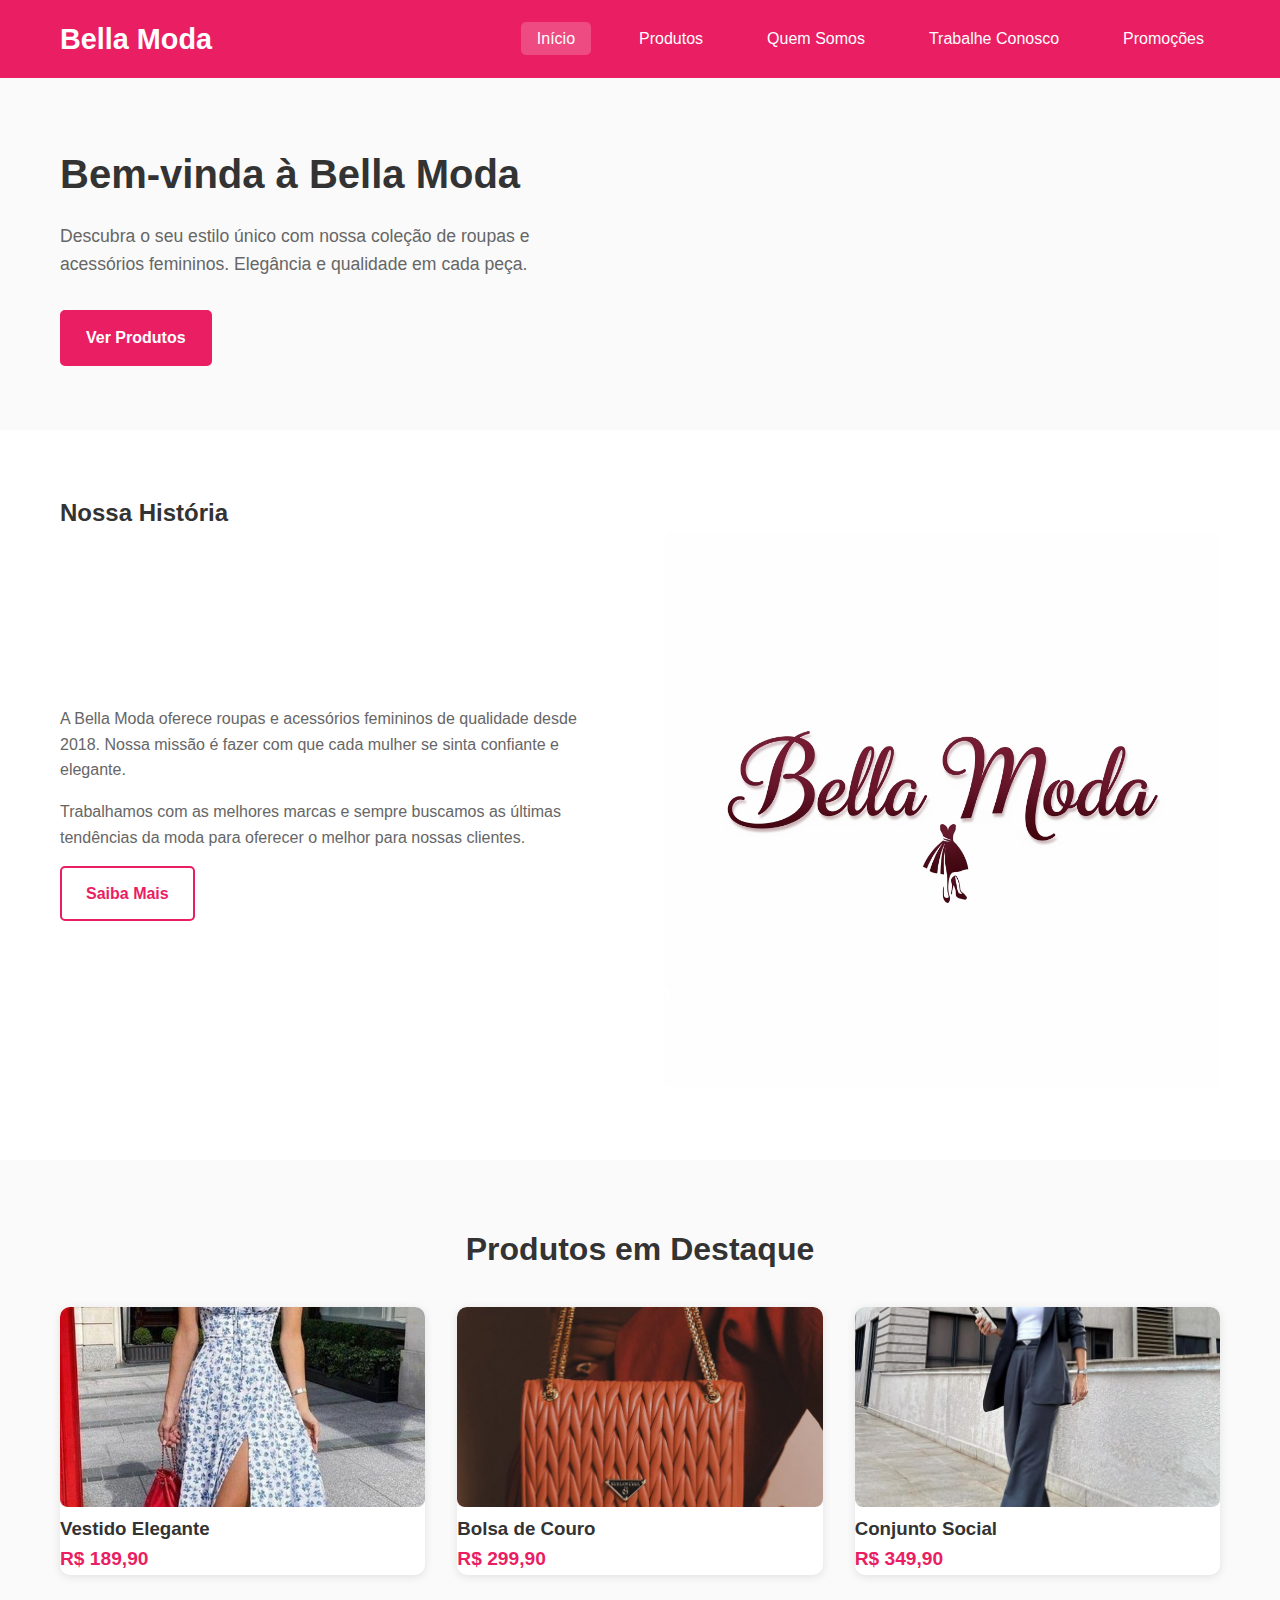
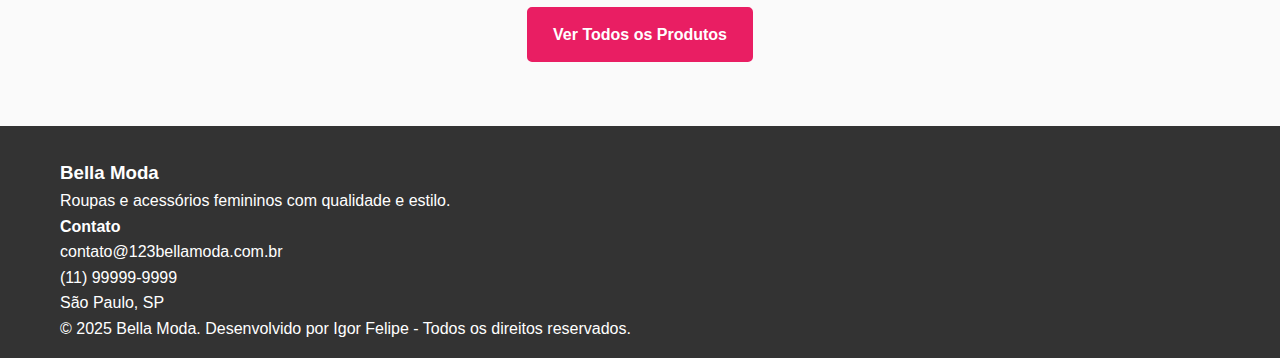
<file: index.html>
<!DOCTYPE html>
<html lang="pt-BR">
<head>
    <meta charset="UTF-8">
    <meta name="viewport" content="width=device-width, initial-scale=1.0">
    <meta name="description" content="Bella Moda - Loja de roupas e acessórios femininos">
    <meta name="keywords" content="roupas femininas, acessórios, moda">
    <title>Bella Moda - Roupas e Acessórios Femininos</title>
    <link rel="stylesheet" href="styles.css">
</head>
<body>
    <header>
        <nav class="navbar">
            <div class="container">
                <div class="nav-brand">
                    <h1>Bella Moda</h1>
                </div>
                <ul class="nav-menu">
                    <li><a href="index.html" class="active">Início</a></li>
                    <li><a href="produtos.html">Produtos</a></li>
                    <li><a href="quem-somos.html">Quem Somos</a></li>
                    <li><a href="trabalhe-conosco.html">Trabalhe Conosco</a></li>
                    <li><a href="promocoes.html">Promoções</a></li>
                </ul>
            </div>
        </nav>
    </header>

    <main>
        <section class="hero">
            <div class="container">
                <div class="hero-content">
                    <h2>Bem-vinda à Bella Moda</h2>
                    <p>Descubra o seu estilo único com nossa coleção de roupas e acessórios femininos. Elegância e qualidade em cada peça.</p>
                    <a href="produtos.html" class="btn">Ver Produtos</a>
                </div>
                <div class="hero-image">
                    <!  nao gostei da imagem, mas no projeto2 da pra colocar outra aqui -->
                </div>
            </div>
        </section>

        <section class="about">
            <div class="container">
                <h2>Nossa História</h2>
                <div class="about-content">
                    <div class="about-text">
                        <p>A Bella Moda oferece roupas e acessórios femininos de qualidade desde 2018. Nossa missão é fazer com que cada mulher se sinta confiante e elegante.</p>
                        <p>Trabalhamos com as melhores marcas e sempre buscamos as últimas tendências da moda para oferecer o melhor para nossas clientes.</p>
                        <a href="quem-somos.html" class="btn-outline">Saiba Mais</a>
                    </div>
                    <div class="about-image">
                        <img src="imagens/logo.png" alt="Loja Bella Moda">
                    </div>
                </div>
            </div>
        </section>

        <section class="products-preview">
            <div class="container">
                <h2>Produtos em Destaque</h2>
                <div class="products-grid">
                    <div class="product-card">
                        <img src="imagens/Vestido Floral Elegante.png" alt="Vestido Elegante">
                        <h3>Vestido Elegante</h3>
                        <p class="price">R$ 189,90</p>
                    </div>
                    <div class="product-card">
                        <img src="imagens/Bolsa de Couro Premium.png" alt="Bolsa de Couro">
                        <h3>Bolsa de Couro</h3>
                        <p class="price">R$ 299,90</p>
                    </div>
                    <div class="product-card">
                        <img src="imagens/Conjunto Social Moderno.png" alt="Conjunto Social">
                        <h3>Conjunto Social</h3>
                        <p class="price">R$ 349,90</p>
                    </div>
                </div>
                <div class="text-center">
                    <a href="produtos.html" class="btn">Ver Todos os Produtos</a>
                </div>
            </div>
        </section>
    </main>

    <footer>
        <div class="container">
            <div class="footer-content">
                <div class="footer-section">
                    <h3>Bella Moda</h3>
                    <p>Roupas e acessórios femininos com qualidade e estilo.</p>
                </div>
                <div class="footer-section">
                    <! aprimorar com links projeto2 -->
                </div>
                <div class="footer-section">
                    <h4>Contato</h4>
                    <p>contato@123bellamoda.com.br</p>
                    <p>(11) 99999-9999</p>
                    <p>São Paulo, SP</p>
                </div>
            </div>
            <div class="footer-bottom">
                <p>&copy; 2025 Bella Moda. Desenvolvido por Igor Felipe - Todos os direitos reservados.</p>
            </div>
        </div>
    </footer>
</body>
</html>
</file>
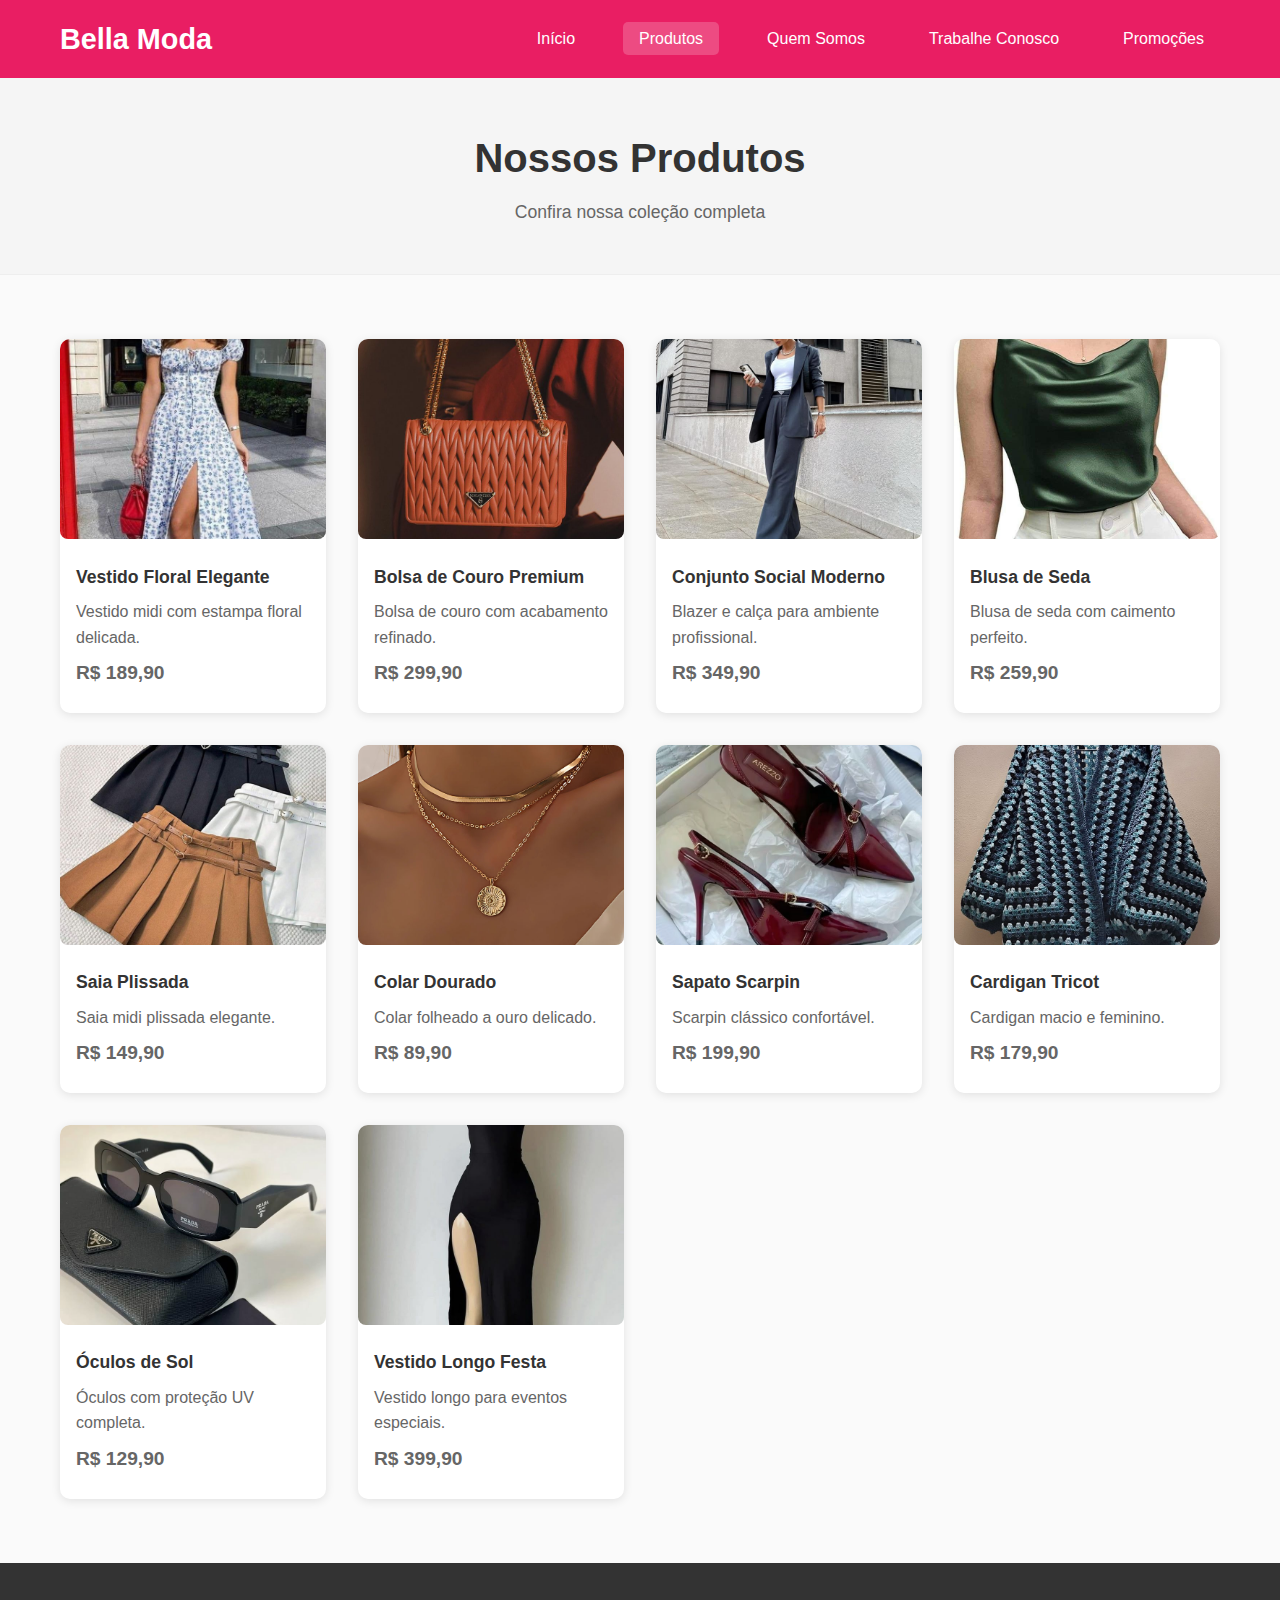
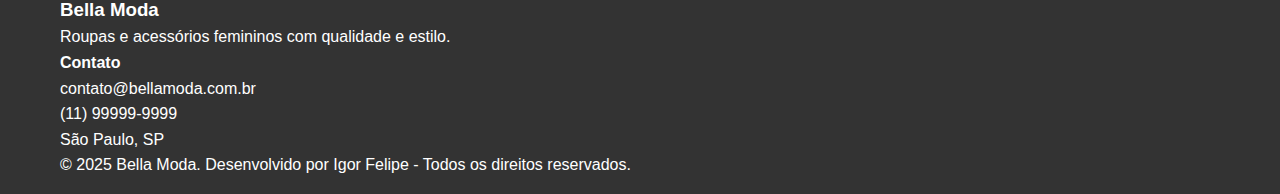
<file: produtos.html>
<!DOCTYPE html>
<html lang="pt-BR">
<head>
    <meta charset="UTF-8">
    <meta name="viewport" content="width=device-width, initial-scale=1.0">
    <meta name="description" content="Produtos - Bella Moda">
    <title>Produtos - Bella Moda</title>
    <link rel="stylesheet" href="styles.css">
</head>
<body>
    <header>
        <nav class="navbar">
            <div class="container">
                <div class="nav-brand">
                    <h1>Bella Moda</h1>
                </div>
                <ul class="nav-menu">
                    <li><a href="index.html">Início</a></li>
                    <li><a href="produtos.html" class="active">Produtos</a></li>
                    <li><a href="quem-somos.html">Quem Somos</a></li>
                    <li><a href="trabalhe-conosco.html">Trabalhe Conosco</a></li>
                    <li><a href="promocoes.html">Promoções</a></li>
                </ul>
            </div>
        </nav>
    </header>

    <main>
        <section class="page-header">
            <div class="container">
                <h1>Nossos Produtos</h1>
                <p>Confira nossa coleção completa</p>
            </div>
        </section>

        <section class="products-catalog">
            <div class="container">
                <div class="products-grid-full">
                    <div class="product-card">
                        <img src="imagens/Vestido Floral Elegante.png" alt="Vestido Floral">
                        <div class="product-info">
                            <h3>Vestido Floral Elegante</h3>
                            <p>Vestido midi com estampa floral delicada.</p>
                            <p class="price">R$ 189,90</p>
                        </div>
                    </div>

                    <div class="product-card">
                        <img src="imagens/Bolsa de Couro Premium.png" alt="Bolsa de Couro">
                        <div class="product-info">
                            <h3>Bolsa de Couro Premium</h3>
                            <p>Bolsa de couro com acabamento refinado.</p>
                            <p class="price">R$ 299,90</p>
                        </div>
                    </div>

                    <div class="product-card">
                        <img src="imagens/Conjunto Social Moderno.png" alt="Conjunto Social">
                        <div class="product-info">
                            <h3>Conjunto Social Moderno</h3>
                            <p>Blazer e calça para ambiente profissional.</p>
                            <p class="price">R$ 349,90</p>
                        </div>
                    </div>

                    <div class="product-card">
                        <img src="imagens/Blusa de Seda.png" alt="Blusa de Seda">
                        <div class="product-info">
                            <h3>Blusa de Seda</h3>
                            <p>Blusa de seda com caimento perfeito.</p>
                            <p class="price">R$ 259,90</p>
                        </div>
                    </div>

                    <div class="product-card">
                        <img src="imagens/Saia Plissada.png" alt="Saia Plissada">
                        <div class="product-info">
                            <h3>Saia Plissada</h3>
                            <p>Saia midi plissada elegante.</p>
                            <p class="price">R$ 149,90</p>
                        </div>
                    </div>

                    <div class="product-card">
                        <img src="imagens/Colar Dourado.png" alt="Colar Dourado">
                        <div class="product-info">
                            <h3>Colar Dourado</h3>
                            <p>Colar folheado a ouro delicado.</p>
                            <p class="price">R$ 89,90</p>
                        </div>
                    </div>

                    <div class="product-card">
                        <img src="imagens/Sapato Scarpin.png" alt="Sapato Scarpin">
                        <div class="product-info">
                            <h3>Sapato Scarpin</h3>
                            <p>Scarpin clássico confortável.</p>
                            <p class="price">R$ 199,90</p>
                        </div>
                    </div>

                    <div class="product-card">
                        <img src="imagens/Cardigan Tricot.png" alt="Cardigan">
                        <div class="product-info">
                            <h3>Cardigan Tricot</h3>
                            <p>Cardigan macio e feminino.</p>
                            <p class="price">R$ 179,90</p>
                        </div>
                    </div>

                    <div class="product-card">
                        <img src="imagens/Óculos de Sol.png" alt="Óculos de Sol">
                        <div class="product-info">
                            <h3>Óculos de Sol</h3>
                            <p>Óculos com proteção UV completa.</p>
                            <p class="price">R$ 129,90</p>
                        </div>
                    </div>

                    <div class="product-card">
                        <img src="imagens/Vestido Longo Festa.png" alt="Vestido Longo">
                        <div class="product-info">
                            <h3>Vestido Longo Festa</h3>
                            <p>Vestido longo para eventos especiais.</p>
                            <p class="price">R$ 399,90</p>
                        </div>
                    </div>
                </div>
            </div>
        </section>
    </main>

    <footer>
        <div class="container">
            <div class="footer-content">
                <div class="footer-section">
                    <h3>Bella Moda</h3>
                    <p>Roupas e acessórios femininos com qualidade e estilo.</p>
                </div>
                <div class="footer-section">
                    <h4>Contato</h4>
                    <p>contato@bellamoda.com.br</p>
                    <p>(11) 99999-9999</p>
                    <p>São Paulo, SP</p>
                </div>
            </div>
            <div class="footer-bottom">
                <p>&copy; 2025 Bella Moda. Desenvolvido por Igor Felipe - Todos os direitos reservados.</p>
            </div>
        </div>
    </footer>
</body>
</html>
</file>
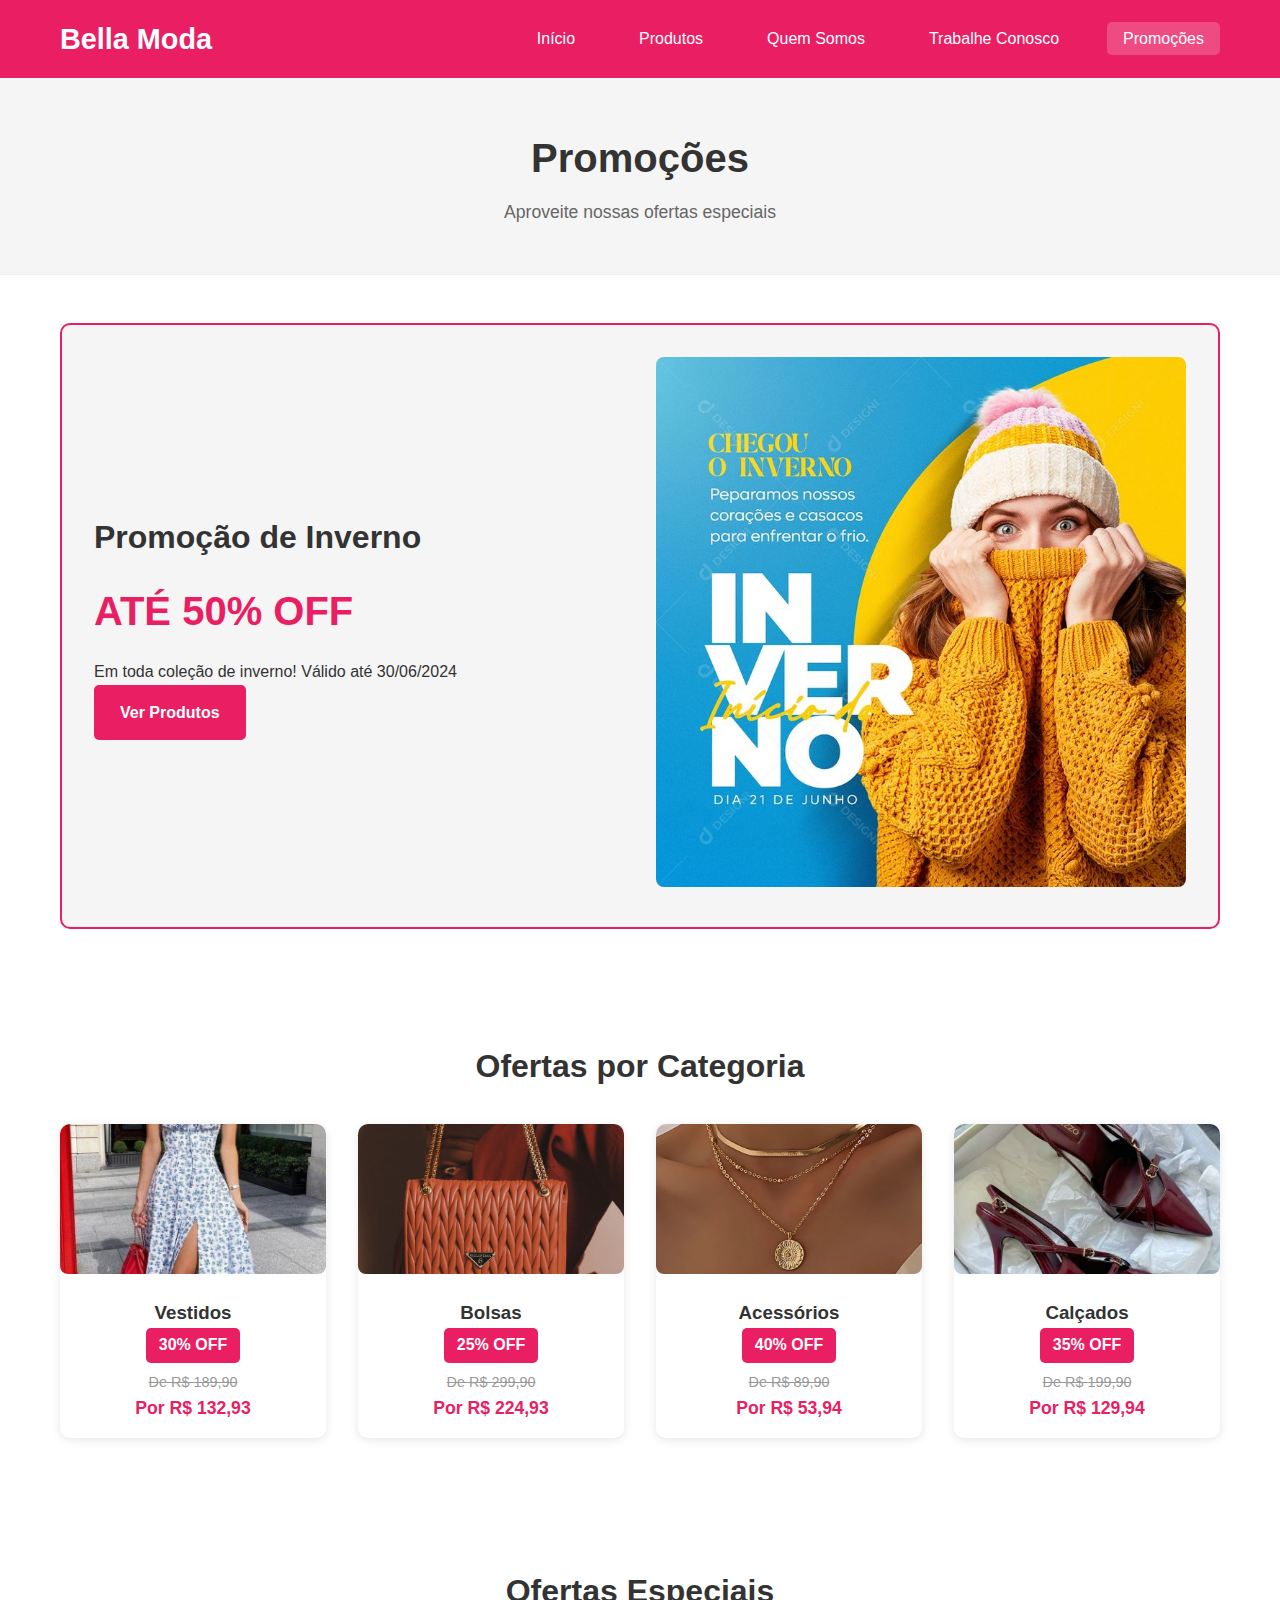
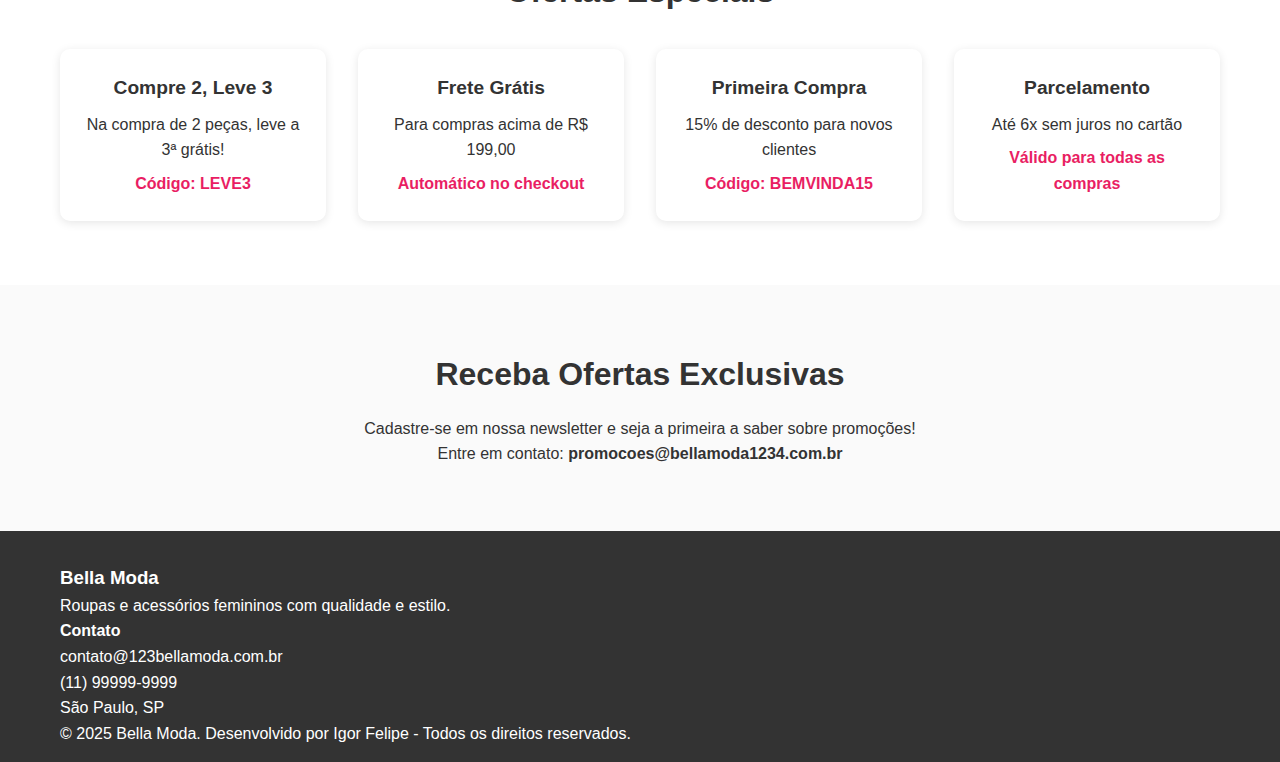
<file: promocoes.html>
<!DOCTYPE html>
<html lang="pt-BR">
<head>
    <meta charset="UTF-8">
    <meta name="viewport" content="width=device-width, initial-scale=1.0">
    <meta name="description" content="Promoções - Bella Moda">
    <title>Promoções - Bella Moda</title>
    <link rel="stylesheet" href="styles.css">
</head>
<body>
    <header>
        <nav class="navbar">
            <div class="container">
                <div class="nav-brand">
                    <h1>Bella Moda</h1>
                </div>
                <ul class="nav-menu">
                    <li><a href="index.html">Início</a></li>
                    <li><a href="produtos.html">Produtos</a></li>
                    <li><a href="quem-somos.html">Quem Somos</a></li>
                    <li><a href="trabalhe-conosco.html">Trabalhe Conosco</a></li>
                    <li><a href="promocoes.html" class="active">Promoções</a></li>
                </ul>
            </div>
        </nav>
    </header>

    <main>
        <section class="page-header">
            <div class="container">
                <h1>Promoções</h1>
                <p>Aproveite nossas ofertas especiais</p>
            </div>
        </section>

        <section class="main-promo">
            <div class="container">
                <div class="promo-banner">
                    <div class="promo-content">
                        <h2>Promoção de Inverno</h2>
                        <p class="promo-discount">ATÉ 50% OFF</p>
                        <p>Em toda coleção de inverno! Válido até 30/06/2024</p>
                        <a href="produtos.html" class="btn">Ver Produtos</a>
                    </div>
                    <div class="promo-image">
                        <img src="imagens/promocao.png" alt="Promoção de Inverno">
                    </div>
                </div>
            </div>
        </section>

        <section class="promo-categories">
            <div class="container">
                <h2>Ofertas por Categoria</h2>
                <div class="promo-grid">
                    <div class="promo-card">
                        <img src="imagens/Vestido Floral Elegante.png" alt="Vestidos">
                        <div class="promo-info">
                            <h3>Vestidos</h3>
                            <p class="discount">30% OFF</p>
                            <p class="original-price">De R$ 189,90</p>
                            <p class="promo-price">Por R$ 132,93</p>
                        </div>
                    </div>

                    <div class="promo-card">
                        <img src="imagens/Bolsa de Couro Premium.png" alt="Bolsas">
                        <div class="promo-info">
                            <h3>Bolsas</h3>
                            <p class="discount">25% OFF</p>
                            <p class="original-price">De R$ 299,90</p>
                            <p class="promo-price">Por R$ 224,93</p>
                        </div>
                    </div>

                    <div class="promo-card">
                        <img src="imagens/Colar Dourado.png" alt="Acessórios">
                        <div class="promo-info">
                            <h3>Acessórios</h3>
                            <p class="discount">40% OFF</p>
                            <p class="original-price">De R$ 89,90</p>
                            <p class="promo-price">Por R$ 53,94</p>
                        </div>
                    </div>

                    <div class="promo-card">
                        <img src="imagens/Sapato Scarpin.png" alt="Calçados">
                        <div class="promo-info">
                            <h3>Calçados</h3>
                            <p class="discount">35% OFF</p>
                            <p class="original-price">De R$ 199,90</p>
                            <p class="promo-price">Por R$ 129,94</p>
                        </div>
                    </div>
                </div>
            </div>
        </section>

        <section class="special-offers">
            <div class="container">
                <h2>Ofertas Especiais</h2>
                <div class="offers-list">
                    <div class="offer-item">
                        <h3>Compre 2, Leve 3</h3>
                        <p>Na compra de 2 peças, leve a 3ª grátis!</p>
                        <p class="offer-code">Código: LEVE3</p>
                    </div>

                    <div class="offer-item">
                        <h3>Frete Grátis</h3>
                        <p>Para compras acima de R$ 199,00</p>
                        <p class="offer-code">Automático no checkout</p>
                    </div>

                    <div class="offer-item">
                        <h3>Primeira Compra</h3>
                        <p>15% de desconto para novos clientes</p>
                        <p class="offer-code">Código: BEMVINDA15</p>
                    </div>

                    <div class="offer-item">
                        <h3>Parcelamento</h3>
                        <p>Até 6x sem juros no cartão</p>
                        <p class="offer-code">Válido para todas as compras</p>
                    </div>
                </div>
            </div>
        </section>

        <section class="newsletter">
            <div class="container">
                <div class="newsletter-content">
                    <h2>Receba Ofertas Exclusivas</h2>
                    <p>Cadastre-se em nossa newsletter e seja a primeira a saber sobre promoções!</p>
                    <p>Entre em contato: <strong>promocoes@bellamoda1234.com.br</strong></p>
                </div>
            </div>
        </section>
    </main>

    <footer>
        <div class="container">
            <div class="footer-content">
                <div class="footer-section">
                    <h3>Bella Moda</h3>
                    <p>Roupas e acessórios femininos com qualidade e estilo.</p>
                </div>
                <div class="footer-section">
                    <h4>Contato</h4>
                    <p>contato@123bellamoda.com.br</p>
                    <p>(11) 99999-9999</p>
                    <p>São Paulo, SP</p>
                </div>
            </div>
            <div class="footer-bottom">
                <p>&copy; 2025 Bella Moda. Desenvolvido por Igor Felipe - Todos os direitos reservados.</p>
            </div>
        </div>
    </footer>
</body>
</html>
</file>
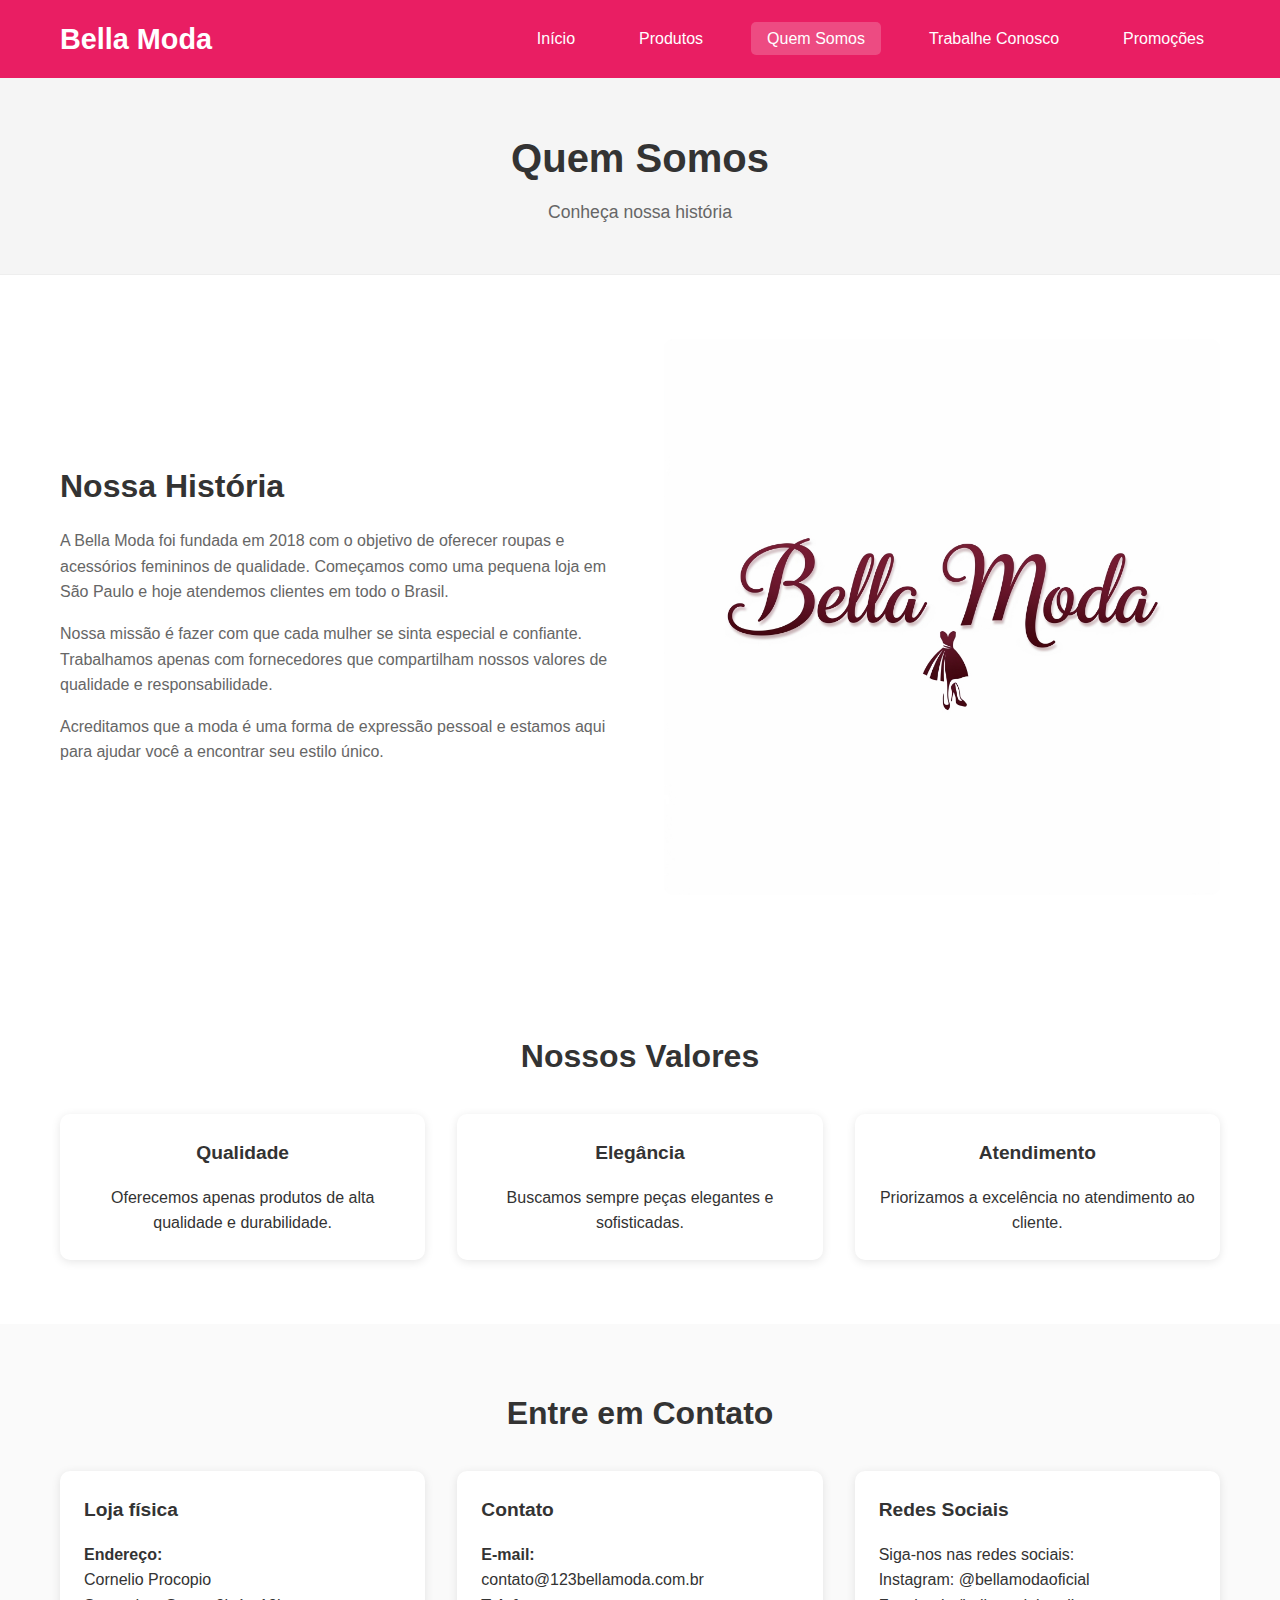
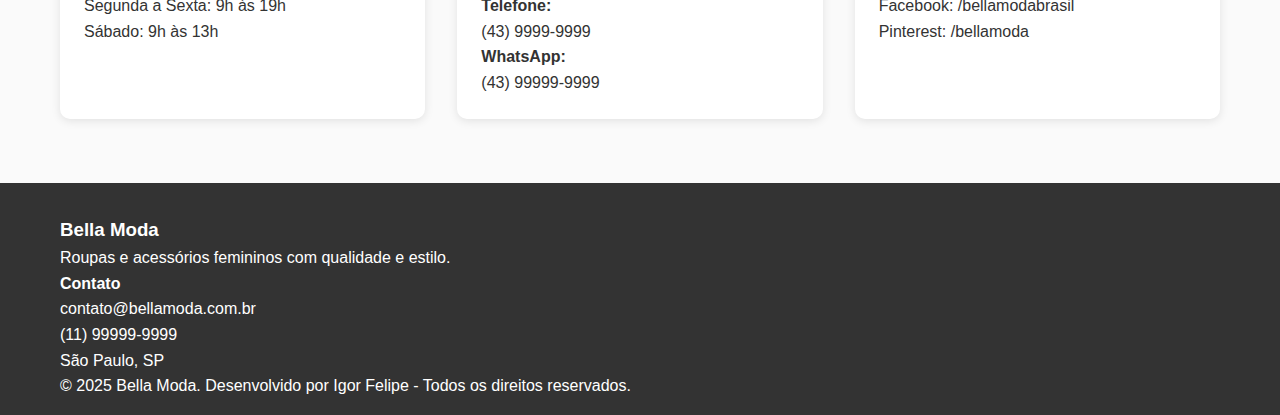
<file: quem-somos.html>
<!DOCTYPE html>
<html lang="pt-BR">
<head>
    <meta charset="UTF-8">
    <meta name="viewport" content="width=device-width, initial-scale=1.0">
    <meta name="description" content="Quem Somos - Bella Moda">
    <title>Quem Somos - Bella Moda</title>
    <link rel="stylesheet" href="styles.css">
</head>
<body>
    <header>
        <nav class="navbar">
            <div class="container">
                <div class="nav-brand">
                    <h1>Bella Moda</h1>
                </div>
                <ul class="nav-menu">
                    <li><a href="index.html">Início</a></li>
                    <li><a href="produtos.html">Produtos</a></li>
                    <li><a href="quem-somos.html" class="active">Quem Somos</a></li>
                    <li><a href="trabalhe-conosco.html">Trabalhe Conosco</a></li>
                    <li><a href="promocoes.html">Promoções</a></li>
                </ul>
            </div>
        </nav>
    </header>

    <main>
        <section class="page-header">
            <div class="container">
                <h1>Quem Somos</h1>
                <p>Conheça nossa história</p>
            </div>
        </section>

        <section class="about-detailed">
            <div class="container">
                <div class="about-content">
                    <div class="about-text">
                        <h2>Nossa História</h2>
                        <p>A Bella Moda foi fundada em 2018 com o objetivo de oferecer roupas e acessórios femininos de qualidade. Começamos como uma pequena loja em São Paulo e hoje atendemos clientes em todo o Brasil.</p>
                        
                        <p>Nossa missão é fazer com que cada mulher se sinta especial e confiante. Trabalhamos apenas com fornecedores que compartilham nossos valores de qualidade e responsabilidade.</p>
                        
                        <p>Acreditamos que a moda é uma forma de expressão pessoal e estamos aqui para ajudar você a encontrar seu estilo único.</p>
                    </div>
                    <div class="about-image">
                        <img src="imagens/logo.png" alt="Equipe Bella Moda">
                    </div>
                </div>
            </div>
        </section>

        <section class="values">
            <div class="container">
                <h2>Nossos Valores</h2>
                <div class="values-grid">
                    <div class="value-card">
                        <h3>Qualidade</h3>
                        <p>Oferecemos apenas produtos de alta qualidade e durabilidade.</p>
                    </div>
                    <div class="value-card">
                        <h3>Elegância</h3>
                        <p>Buscamos sempre peças elegantes e sofisticadas.</p>
                    </div>
                    <div class="value-card">
                        <h3>Atendimento</h3>
                        <p>Priorizamos a excelência no atendimento ao cliente.</p>
                    </div>
                </div>
            </div>
        </section>

        <section class="contact">
            <div class="container">
                <h2>Entre em Contato</h2>
                <div class="contact-grid">
                    <div class="contact-card">
                        <h3>Loja física</h3>
                        <p><strong>Endereço:</strong><br>
                        Cornelio Procopio<br>
                        Segunda a Sexta: 9h às 19h<br>
                        Sábado: 9h às 13h</p>
                    </div>
                    
                    <div class="contact-card">
                        <h3>Contato</h3>
                        <p><strong>E-mail:</strong><br>
                        contato@123bellamoda.com.br</p>
                        <p><strong>Telefone:</strong><br>
                        (43) 9999-9999</p>
                        <p><strong>WhatsApp:</strong><br>
                        (43) 99999-9999</p>
                    </div>
                    
                    <div class="contact-card">
                        <h3>Redes Sociais</h3>
                        <p>Siga-nos nas redes sociais:</p>
                        <p>Instagram: @bellamodaoficial</p>
                        <p>Facebook: /bellamodabrasil</p>
                        <p>Pinterest: /bellamoda</p>
                    </div>
                </div>
            </div>
        </section>
    </main>

    <footer>
        <div class="container">
            <div class="footer-content">
                <div class="footer-section">
                    <h3>Bella Moda</h3>
                    <p>Roupas e acessórios femininos com qualidade e estilo.</p>
                </div>
                <div class="footer-section">
                    <h4>Contato</h4>
                    <p>contato@bellamoda.com.br</p>
                    <p>(11) 99999-9999</p>
                    <p>São Paulo, SP</p>
                </div>
            </div>
            <div class="footer-bottom">
                <p>&copy; 2025 Bella Moda. Desenvolvido por Igor Felipe - Todos os direitos reservados.</p>
            </div>
        </div>
    </footer>
</body>
</html>
</file>
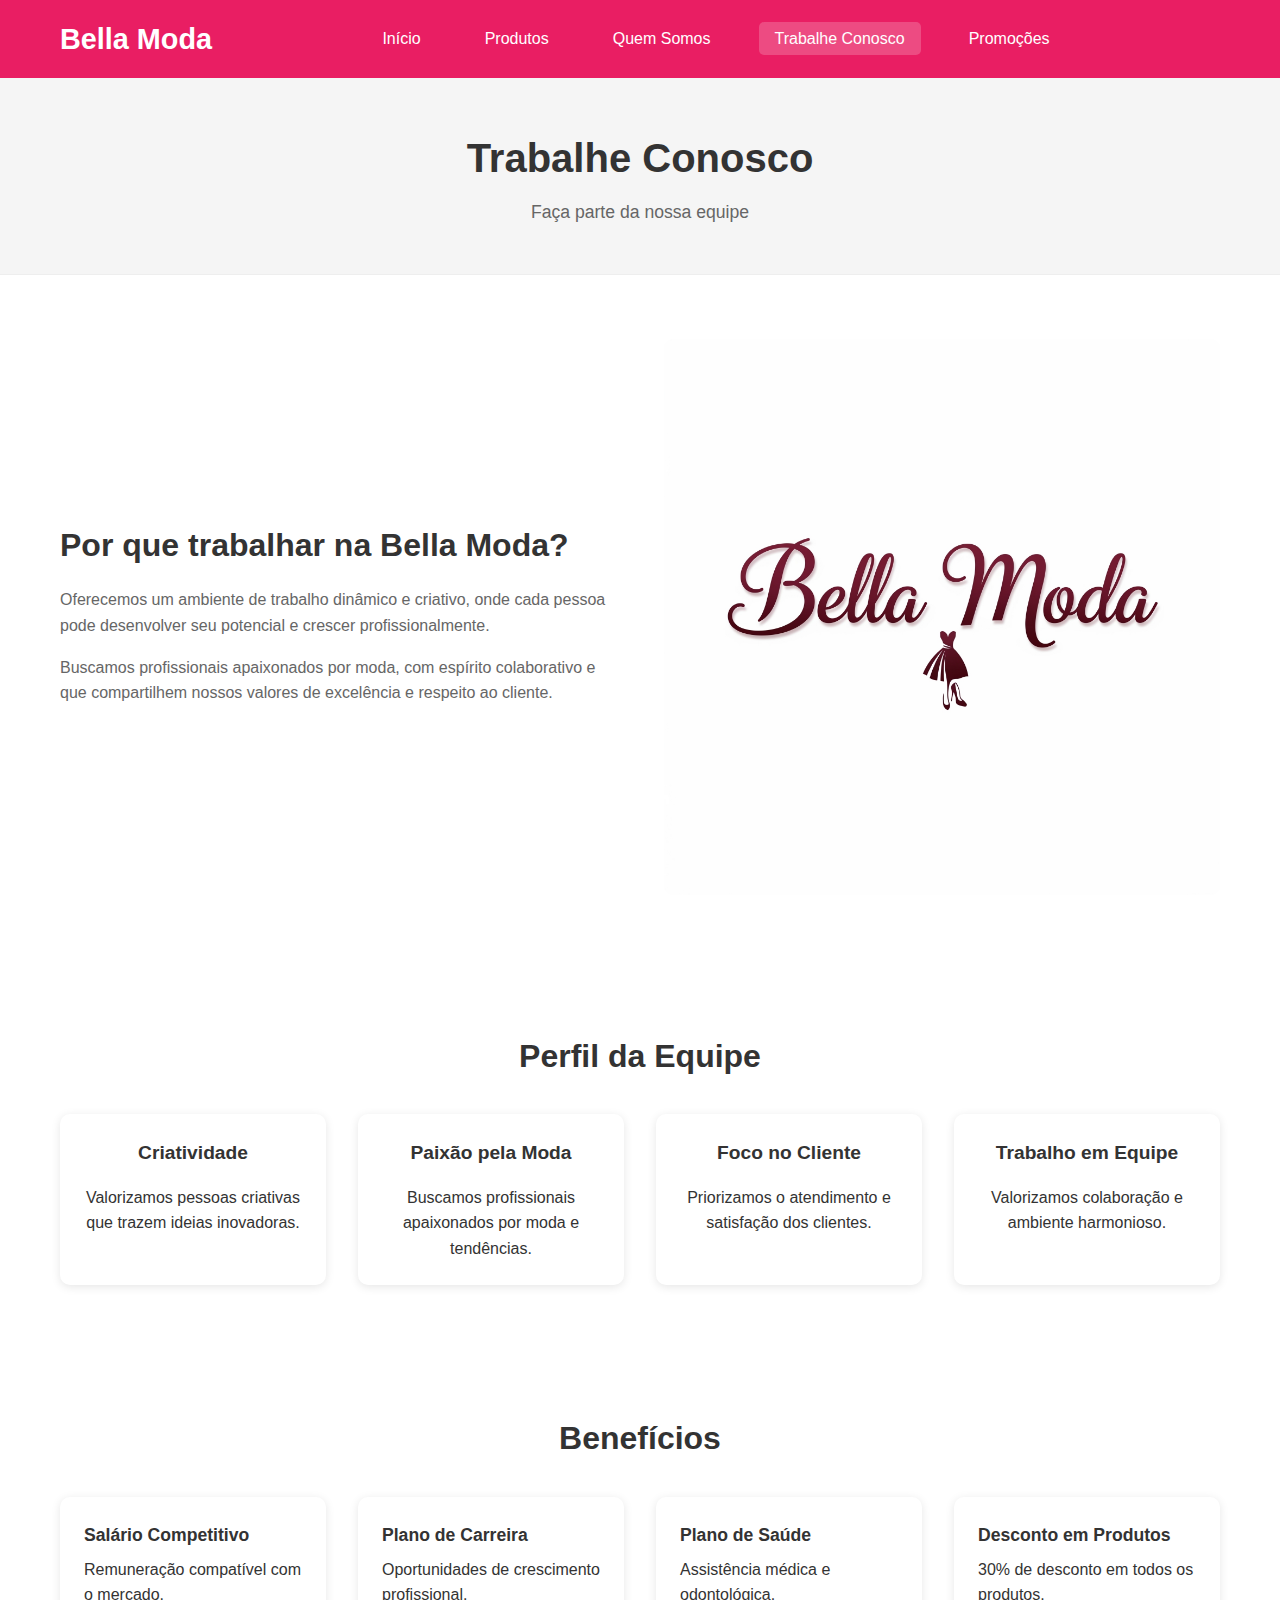
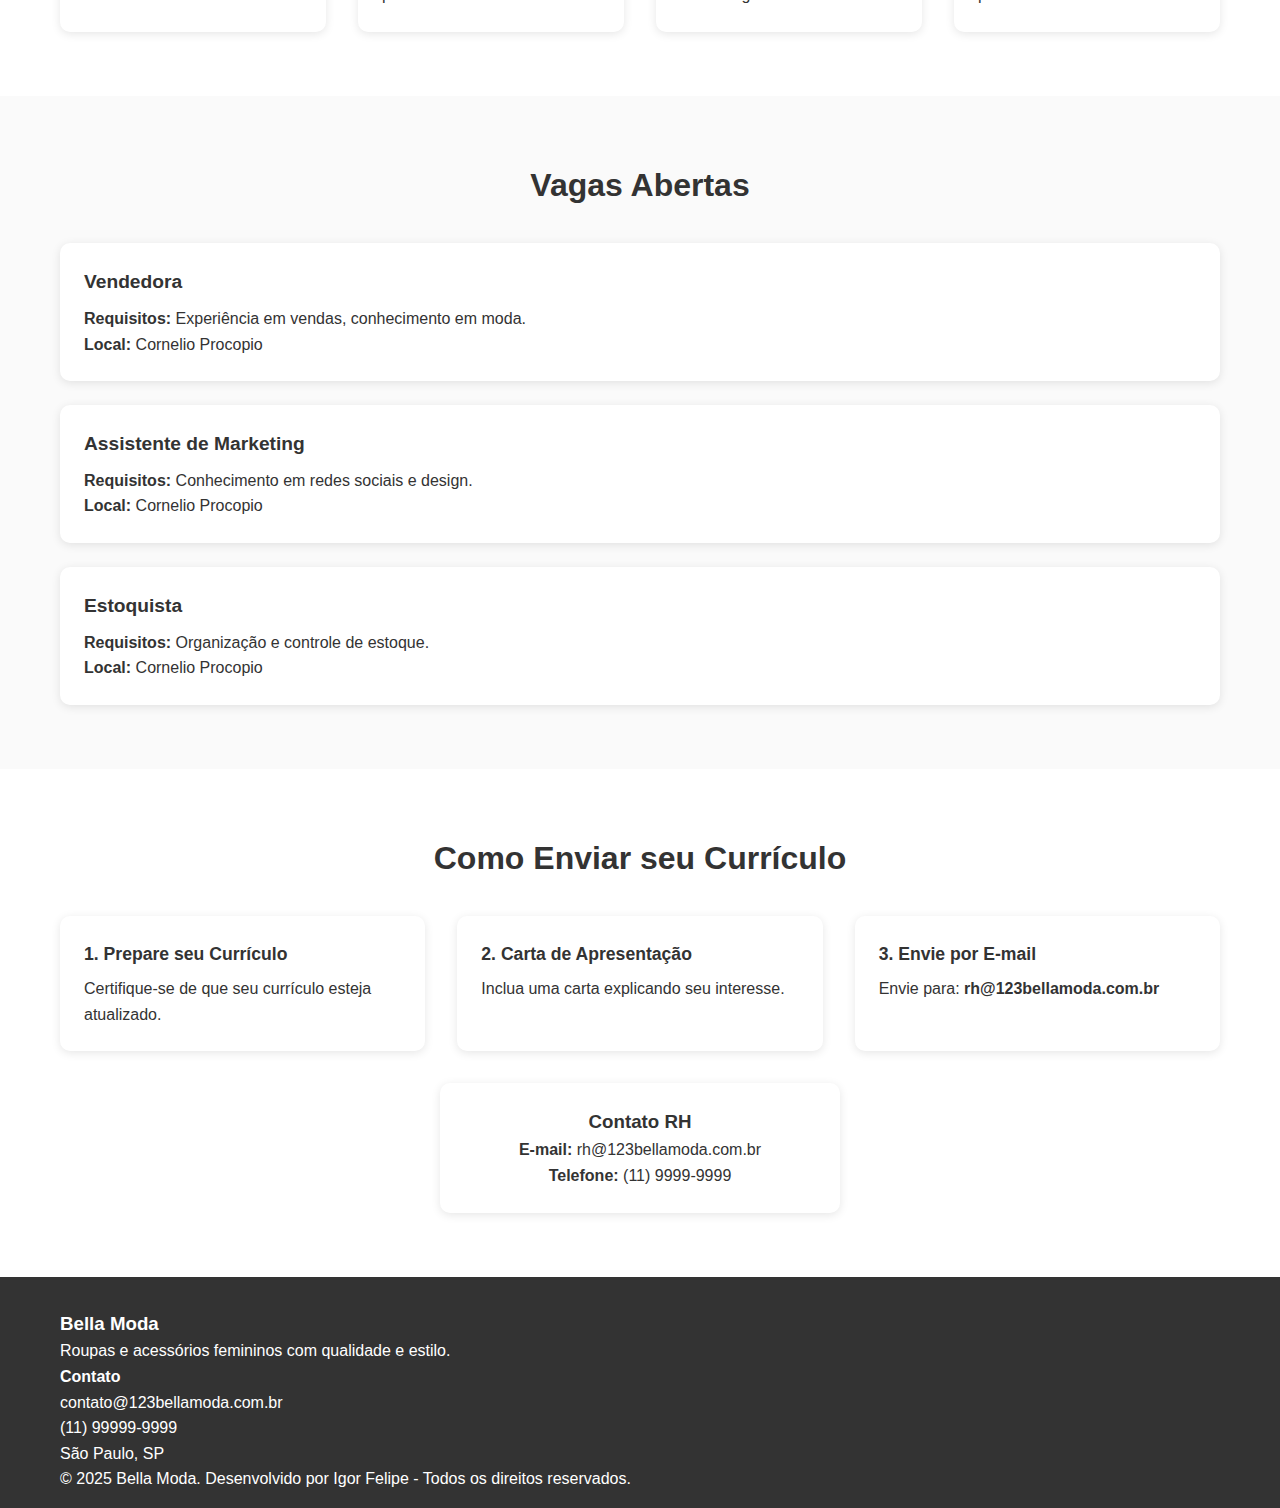
<file: trabalhe-conosco.html>
<!DOCTYPE html>
<html lang="pt-BR">
<head>
    <meta charset="UTF-8">
    <meta name="viewport" content="width=device-width, initial-scale=1.0">
    <meta name="description" content="Trabalhe Conosco - Bella Moda">
    <title>Trabalhe Conosco - Bella Moda</title>
    <link rel="stylesheet" href="styles.css">
</head>
<body>
    <header>
        <nav class="navbar">
            <div class="container">
                <div class="nav-brand">
                    <h1>Bella Moda</h1>
                </div>
                <ul class="nav-menu">
                    <li><a href="index.html">Início</a></li>
                    <li><a href="produtos.html">Produtos</a></li>
                    <li><a href="quem-somos.html">Quem Somos</a></li>
                    <li><a href="trabalhe-conosco.html" class="active">Trabalhe Conosco</a></li>
                    <li><a href="promocoes.html">Promoções</a></li>
                </ul>
                <div class="hamburger">
                    <span></span>
                    <span></span>
                    <span></span>
                </div>
            </div>
        </nav>
    </header>

    <main>
        <section class="page-header">
            <div class="container">
                <h1>Trabalhe Conosco</h1>
                <p>Faça parte da nossa equipe</p>
            </div>
        </section>

        <section class="career-intro">
            <div class="container">
                <div class="career-content">
                    <div class="career-text">
                        <h2>Por que trabalhar na Bella Moda?</h2>
                        <p>Oferecemos um ambiente de trabalho dinâmico e criativo, onde cada pessoa pode desenvolver seu potencial e crescer profissionalmente.</p>
                        
                        <p>Buscamos profissionais apaixonados por moda, com espírito colaborativo e que compartilhem nossos valores de excelência e respeito ao cliente.</p>
                    </div>
                    <div class="career-image">
                        <img src="imagens/logo.png" alt="logo">
                    </div>
                </div>
            </div>
        </section>

        <section class="team-profile">
            <div class="container">
                <h2>Perfil da Equipe</h2>
                <div class="profile-grid">
                    <div class="profile-card">
                        <h3>Criatividade</h3>
                        <p>Valorizamos pessoas criativas que trazem ideias inovadoras.</p>
                    </div>
                    <div class="profile-card">
                        <h3>Paixão pela Moda</h3>
                        <p>Buscamos profissionais apaixonados por moda e tendências.</p>
                    </div>
                    <div class="profile-card">
                        <h3>Foco no Cliente</h3>
                        <p>Priorizamos o atendimento e satisfação dos clientes.</p>
                    </div>
                    <div class="profile-card">
                        <h3>Trabalho em Equipe</h3>
                        <p>Valorizamos colaboração e ambiente harmonioso.</p>
                    </div>
                </div>
            </div>
        </section>

        <section class="benefits">
            <div class="container">
                <h2>Benefícios</h2>
                <div class="benefits-list">
                    <div class="benefit-item">
                        <h4>Salário Competitivo</h4>
                        <p>Remuneração compatível com o mercado.</p>
                    </div>
                    <div class="benefit-item">
                        <h4>Plano de Carreira</h4>
                        <p>Oportunidades de crescimento profissional.</p>
                    </div>
                    <div class="benefit-item">
                        <h4>Plano de Saúde</h4>
                        <p>Assistência médica e odontológica.</p>
                    </div>
                    <div class="benefit-item">
                        <h4>Desconto em Produtos</h4>
                        <p>30% de desconto em todos os produtos.</p>
                    </div>
                </div>
            </div>
        </section>

        <section class="open-positions">
            <div class="container">
                <h2>Vagas Abertas</h2>
                <div class="positions-list">
                    <div class="position-card">
                        <h3>Vendedora</h3>
                        <p><strong>Requisitos:</strong> Experiência em vendas, conhecimento em moda.</p>
                        <p><strong>Local:</strong> Cornelio Procopio</p>
                    </div>
                    
                    <div class="position-card">
                        <h3>Assistente de Marketing</h3>
                        <p><strong>Requisitos:</strong> Conhecimento em redes sociais e design.</p>
                        <p><strong>Local:</strong> Cornelio Procopio</p>
                    </div>
                    
                    <div class="position-card">
                        <h3>Estoquista</h3>
                        <p><strong>Requisitos:</strong> Organização e controle de estoque.</p>
                        <p><strong>Local:</strong> Cornelio Procopio</p>
                    </div>
                </div>
            </div>
        </section>

        <section class="application">
            <div class="container">
                <h2>Como Enviar seu Currículo</h2>
                <div class="application-info">
                    <div class="step">
                        <h3>1. Prepare seu Currículo</h3>
                        <p>Certifique-se de que seu currículo esteja atualizado.</p>
                    </div>
                    
                    <div class="step">
                        <h3>2. Carta de Apresentação</h3>
                        <p>Inclua uma carta explicando seu interesse.</p>
                    </div>
                    
                    <div class="step">
                        <h3>3. Envie por E-mail</h3>
                        <p>Envie para: <strong>rh@123bellamoda.com.br</strong></p>
                    </div>
                </div>
                
                <div class="contact-hr">
                    <h3>Contato RH</h3>
                    <p><strong>E-mail:</strong> rh@123bellamoda.com.br</p>
                    <p><strong>Telefone:</strong> (11) 9999-9999</p>
                </div>
            </div>
        </section>
    </main>

    <footer>
        <div class="container">
            <div class="footer-content">
                <div class="footer-section">
                    <h3>Bella Moda</h3>
                    <p>Roupas e acessórios femininos com qualidade e estilo.</p>
                </div>
                <div class="footer-section">
                    <h4>Contato</h4>
                    <p>contato@123bellamoda.com.br</p>
                    <p>(11) 99999-9999</p>
                    <p>São Paulo, SP</p>
                </div>
            </div>
            <div class="footer-bottom">
                <p>&copy; 2025 Bella Moda. Desenvolvido por Igor Felipe - Todos os direitos reservados.</p>
            </div>
        </div>
    </footer>
</body>
</html>
</file>
<file: styles.css>
/* Reset básico */
* {
  margin: 0;
  padding: 0;
  box-sizing: border-box;
}

body {
  font-family: Arial, sans-serif;
  line-height: 1.6;
  color: #333;
  background-color: #fff;
}

.container {
  max-width: 1200px;
  margin: 0 auto;
  padding: 0 20px;
}

/* Header */
.navbar {
  background-color: #e91e63;
  padding: 1rem 0;
  box-shadow: 0 2px 5px rgba(0, 0, 0, 0.1);
}

.navbar .container {
  display: flex;
  justify-content: space-between;
  align-items: center;
}

.nav-brand h1 {
  color: white;
  font-size: 1.8rem;
}

.nav-menu {
  display: flex;
  list-style: none;
  gap: 2rem;
}

.nav-menu a {
  color: white;
  text-decoration: none;
  padding: 0.5rem 1rem;
  border-radius: 5px;
}

.nav-menu a:hover,
.nav-menu a.active {
  background-color: rgba(255, 255, 255, 0.2);
}

/* Seções principais */
.page-header {
  background-color: #f5f5f5;
  padding: 3rem 0;
  text-align: center;
  border-bottom: 1px solid #eee;
}

.page-header h1 {
  font-size: 2.5rem;
  color: #333;
  margin-bottom: 0.5rem;
}

.page-header p {
  font-size: 1.1rem;
  color: #666;
}

/* Hero */
.hero {
  padding: 4rem 0;
  background-color: #fafafa;
}

.hero .container {
  display: grid;
  grid-template-columns: 1fr 1fr;
  gap: 3rem;
  align-items: center;
}

.hero-content h2 {
  font-size: 2.5rem;
  color: #333;
  margin-bottom: 1rem;
}

.hero-content p {
  font-size: 1.1rem;
  color: #666;
  margin-bottom: 2rem;
}

.hero-image img {
  width: 100%;
  height: auto;
  border-radius: 10px;
}

/* Botões */
.btn,
.btn-outline {
  display: inline-block;
  padding: 0.8rem 1.5rem;
  border-radius: 5px;
  text-decoration: none;
  font-weight: bold;
  border: 2px solid #e91e63;
  transition: all 0.3s ease;
}

.btn {
  background-color: #e91e63;
  color: white;
}

.btn:hover {
  background-color: #c2185b;
}

.btn-outline {
  background-color: transparent;
  color: #e91e63;
}

.btn-outline:hover {
  background-color: #e91e63;
  color: white;
}

/* Seções de conteúdo */
.about,
.about-detailed,
.career-intro {
  padding: 4rem 0;
}

.about-content,
.career-content {
  display: grid;
  grid-template-columns: 1fr 1fr;
  gap: 3rem;
  align-items: center;
}

.about-content h2,
.career-content h2 {
  font-size: 2rem;
  color: #333;
  margin-bottom: 1rem;
}

.about-content p,
.career-content p {
  margin-bottom: 1rem;
  color: #666;
}

.about-image img,
.career-image img {
  width: 100%;
  height: auto;
  border-radius: 10px;
}

/* Produtos */
.products-preview,
.products-catalog {
  padding: 4rem 0;
  background-color: #fafafa;
}

.products-preview h2,
.products-catalog h2 {
  text-align: center;
  font-size: 2rem;
  color: #333;
  margin-bottom: 2rem;
}

.products-grid {
  display: grid;
  grid-template-columns: repeat(auto-fit, minmax(250px, 1fr));
  gap: 2rem;
  margin-bottom: 2rem;
}

.products-grid-full {
  display: grid;
  grid-template-columns: repeat(auto-fit, minmax(250px, 1fr));
  gap: 2rem;
}

.product-card {
  background: white;
  border-radius: 10px;
  overflow: hidden;
  box-shadow: 0 2px 10px rgba(0, 0, 0, 0.1);
  transition: transform 0.3s ease;
}

.product-card:hover {
  transform: translateY(-5px);
}

.product-card img {
  width: 100%;
  height: 200px;
  object-fit: cover;
}

.product-info {
  padding: 1rem;
}

.product-info h3 {
  font-size: 1.1rem;
  color: #333;
  margin-bottom: 0.5rem;
}

.product-info p {
  color: #666;
  margin-bottom: 0.5rem;
}

.price {
  font-size: 1.2rem;
  font-weight: bold;
  color: #e91e63;
}

/* Valores e outras seções */
.values,
.team-profile,
.benefits {
  padding: 4rem 0;
}

.values h2,
.team-profile h2,
.benefits h2 {
  text-align: center;
  font-size: 2rem;
  color: #333;
  margin-bottom: 2rem;
}

.values-grid,
.profile-grid {
  display: grid;
  grid-template-columns: repeat(auto-fit, minmax(250px, 1fr));
  gap: 2rem;
}

.value-card,
.profile-card {
  background: white;
  padding: 1.5rem;
  border-radius: 10px;
  text-align: center;
  box-shadow: 0 2px 10px rgba(0, 0, 0, 0.1);
}

.value-card h3,
.profile-card h3 {
  font-size: 1.2rem;
  color: #333;
  margin-bottom: 1rem;
}

/* Contato */
.contact {
  padding: 4rem 0;
  background-color: #fafafa;
}

.contact h2 {
  text-align: center;
  font-size: 2rem;
  color: #333;
  margin-bottom: 2rem;
}

.contact-grid {
  display: grid;
  grid-template-columns: repeat(auto-fit, minmax(300px, 1fr));
  gap: 2rem;
}

.contact-card {
  background: white;
  padding: 1.5rem;
  border-radius: 10px;
  box-shadow: 0 2px 10px rgba(0, 0, 0, 0.1);
}

.contact-card h3 {
  font-size: 1.2rem;
  color: #333;
  margin-bottom: 1rem;
}

/* Benefícios */
.benefits-list {
  display: grid;
  grid-template-columns: repeat(auto-fit, minmax(250px, 1fr));
  gap: 2rem;
}

.benefit-item {
  background: white;
  padding: 1.5rem;
  border-radius: 10px;
  box-shadow: 0 2px 10px rgba(0, 0, 0, 0.1);
}

.benefit-item h4 {
  font-size: 1.1rem;
  color: #333;
  margin-bottom: 0.5rem;
}

/* Vagas */
.open-positions {
  padding: 4rem 0;
  background-color: #fafafa;
}

.open-positions h2 {
  text-align: center;
  font-size: 2rem;
  color: #333;
  margin-bottom: 2rem;
}

.positions-list {
  display: grid;
  gap: 1.5rem;
}

.position-card {
  background: white;
  padding: 1.5rem;
  border-radius: 10px;
  box-shadow: 0 2px 10px rgba(0, 0, 0, 0.1);
}

.position-card h3 {
  font-size: 1.2rem;
  color: #333;
  margin-bottom: 0.5rem;
}

/* Aplicação */
.application {
  padding: 4rem 0;
}

.application h2 {
  text-align: center;
  font-size: 2rem;
  color: #333;
  margin-bottom: 2rem;
}

.application-info {
  display: grid;
  grid-template-columns: repeat(auto-fit, minmax(250px, 1fr));
  gap: 2rem;
  margin-bottom: 2rem;
}

.step {
  background: white;
  padding: 1.5rem;
  border-radius: 10px;
  box-shadow: 0 2px 10px rgba(0, 0, 0, 0.1);
}

.step h3 {
  font-size: 1.1rem;
  color: #333;
  margin-bottom: 0.5rem;
}

.contact-hr {
  background: white;
  padding: 1.5rem;
  border-radius: 10px;
  box-shadow: 0 2px 10px rgba(0, 0, 0, 0.1);
  text-align: center;
  max-width: 400px;
  margin: 0 auto;
}

/* Promoções */
.main-promo {
  padding: 3rem 0;
}

.promo-banner {
  display: grid;
  grid-template-columns: 1fr 1fr;
  gap: 2rem;
  align-items: center;
  background-color: #f5f5f5;
  padding: 2rem;
  border-radius: 10px;
  border: 2px solid #e91e63;
}

.promo-content h2 {
  font-size: 2rem;
  color: #333;
  margin-bottom: 1rem;
}

.promo-discount {
  font-size: 2.5rem;
  font-weight: bold;
  color: #e91e63;
  margin-bottom: 1rem;
}

.promo-categories,
.special-offers {
  padding: 4rem 0;
}

.promo-categories h2,
.special-offers h2 {
  text-align: center;
  font-size: 2rem;
  color: #333;
  margin-bottom: 2rem;
}

.promo-grid {
  display: grid;
  grid-template-columns: repeat(auto-fit, minmax(250px, 1fr));
  gap: 2rem;
}

.promo-card {
  background: white;
  border-radius: 10px;
  overflow: hidden;
  box-shadow: 0 2px 10px rgba(0, 0, 0, 0.1);
}

.promo-card img {
  width: 100%;
  height: 150px;
  object-fit: cover;
}

.promo-info {
  padding: 1rem;
  text-align: center;
}

.discount {
  background: #e91e63;
  color: white;
  padding: 0.3rem 0.8rem;
  border-radius: 5px;
  font-weight: bold;
  display: inline-block;
  margin-bottom: 0.5rem;
}

.original-price {
  text-decoration: line-through;
  color: #999;
  font-size: 0.9rem;
}

.promo-price {
  font-size: 1.1rem;
  font-weight: bold;
  color: #e91e63;
}

.offers-list {
  display: grid;
  grid-template-columns: repeat(auto-fit, minmax(250px, 1fr));
  gap: 2rem;
}

.offer-item {
  background: white;
  padding: 1.5rem;
  border-radius: 10px;
  box-shadow: 0 2px 10px rgba(0, 0, 0, 0.1);
  text-align: center;
}

.offer-item h3 {
  font-size: 1.2rem;
  color: #333;
  margin-bottom: 0.5rem;
}

.offer-code {
  font-weight: bold;
  color: #e91e63;
  margin-top: 0.5rem;
}

.newsletter {
  padding: 4rem 0;
  background-color: #fafafa;
  text-align: center;
}

.newsletter-content h2 {
  font-size: 2rem;
  color: #333;
  margin-bottom: 1rem;
}

/* Utilitários */
.text-center {
  text-align: center;
}

footer {
  background-color: #333;
  color: white;
  padding: 2rem 0 1rem;
}

/* Responsividade */
@media (max-width: 768px) {
  .nav-menu {
    flex-direction: column;
    gap: 0.5rem;
  }

  .hero .container,
  .about-content,
  .career-content,
  .promo-banner {
    grid-template-columns: 1fr;
    text-align: center;
  }

  .hero-content h2 {
    font-size: 2rem;
  }

  .page-header h1 {
    font-size: 2rem;
  }

  .products-grid,
  .products-grid-full,
  .promo-grid {
    grid-template-columns: repeat(auto-fit, minmax(200px, 1fr));
  }

  .contact-grid,
  .profile-grid,
  .values-grid {
    grid-template-columns: 1fr;
  }
}

@media (max-width: 480px) {
  .container {
    padding: 0 15px;
  }

  .hero-content h2 {
    font-size: 1.8rem;
  }

  .page-header h1 {
    font-size: 1.8rem;
  }

  .products-grid,
  .products-grid-full,
  .promo-grid,
  .offers-list {
    grid-template-columns: 1fr;
  }

  .nav-menu {
    gap: 0.3rem;
  }

  .nav-menu a {
    padding: 0.3rem 0.8rem;
    font-size: 0.9rem;
  }
}

/* Melhorias de acessibilidade */
a:focus,
button:focus {
  outline: 2px solid #e91e63;
  outline-offset: 2px;
}

img {
  max-width: 100%;
  height: auto;
  border-radius: 8px;
}
</file>
